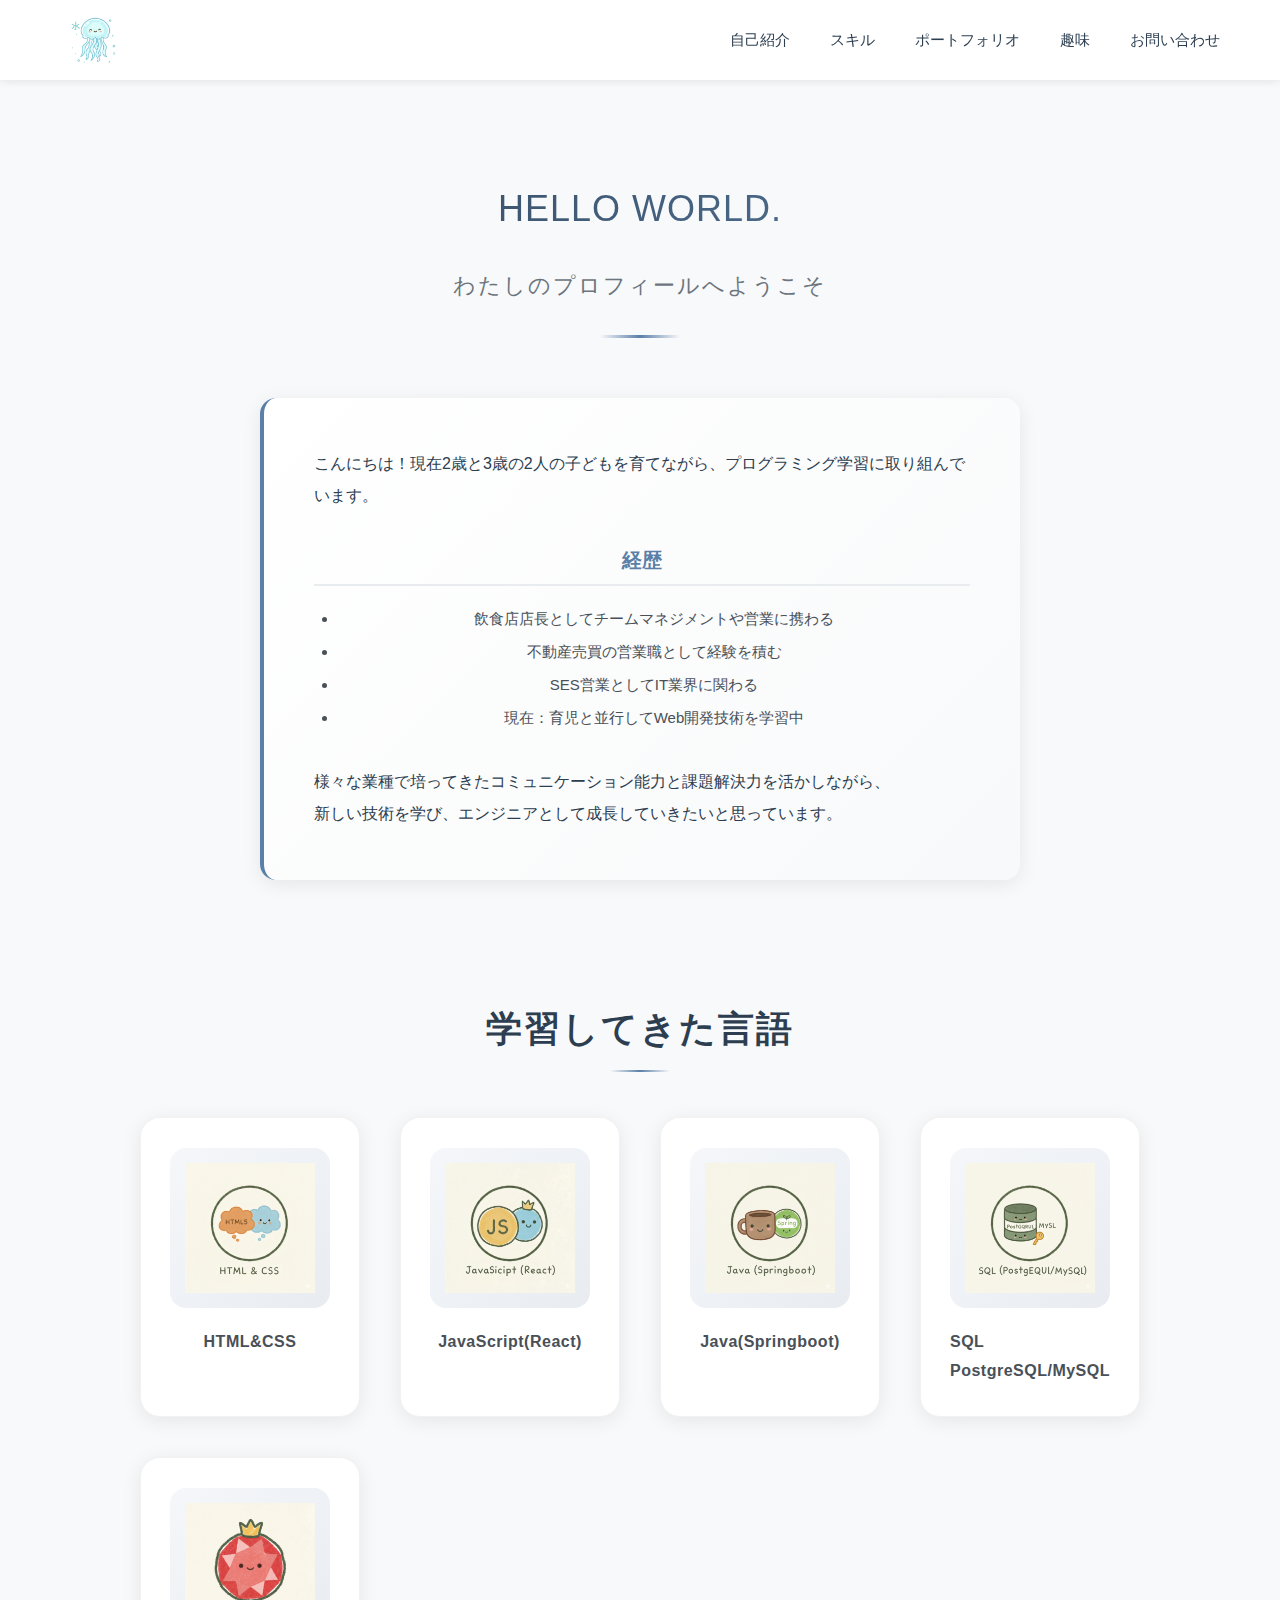
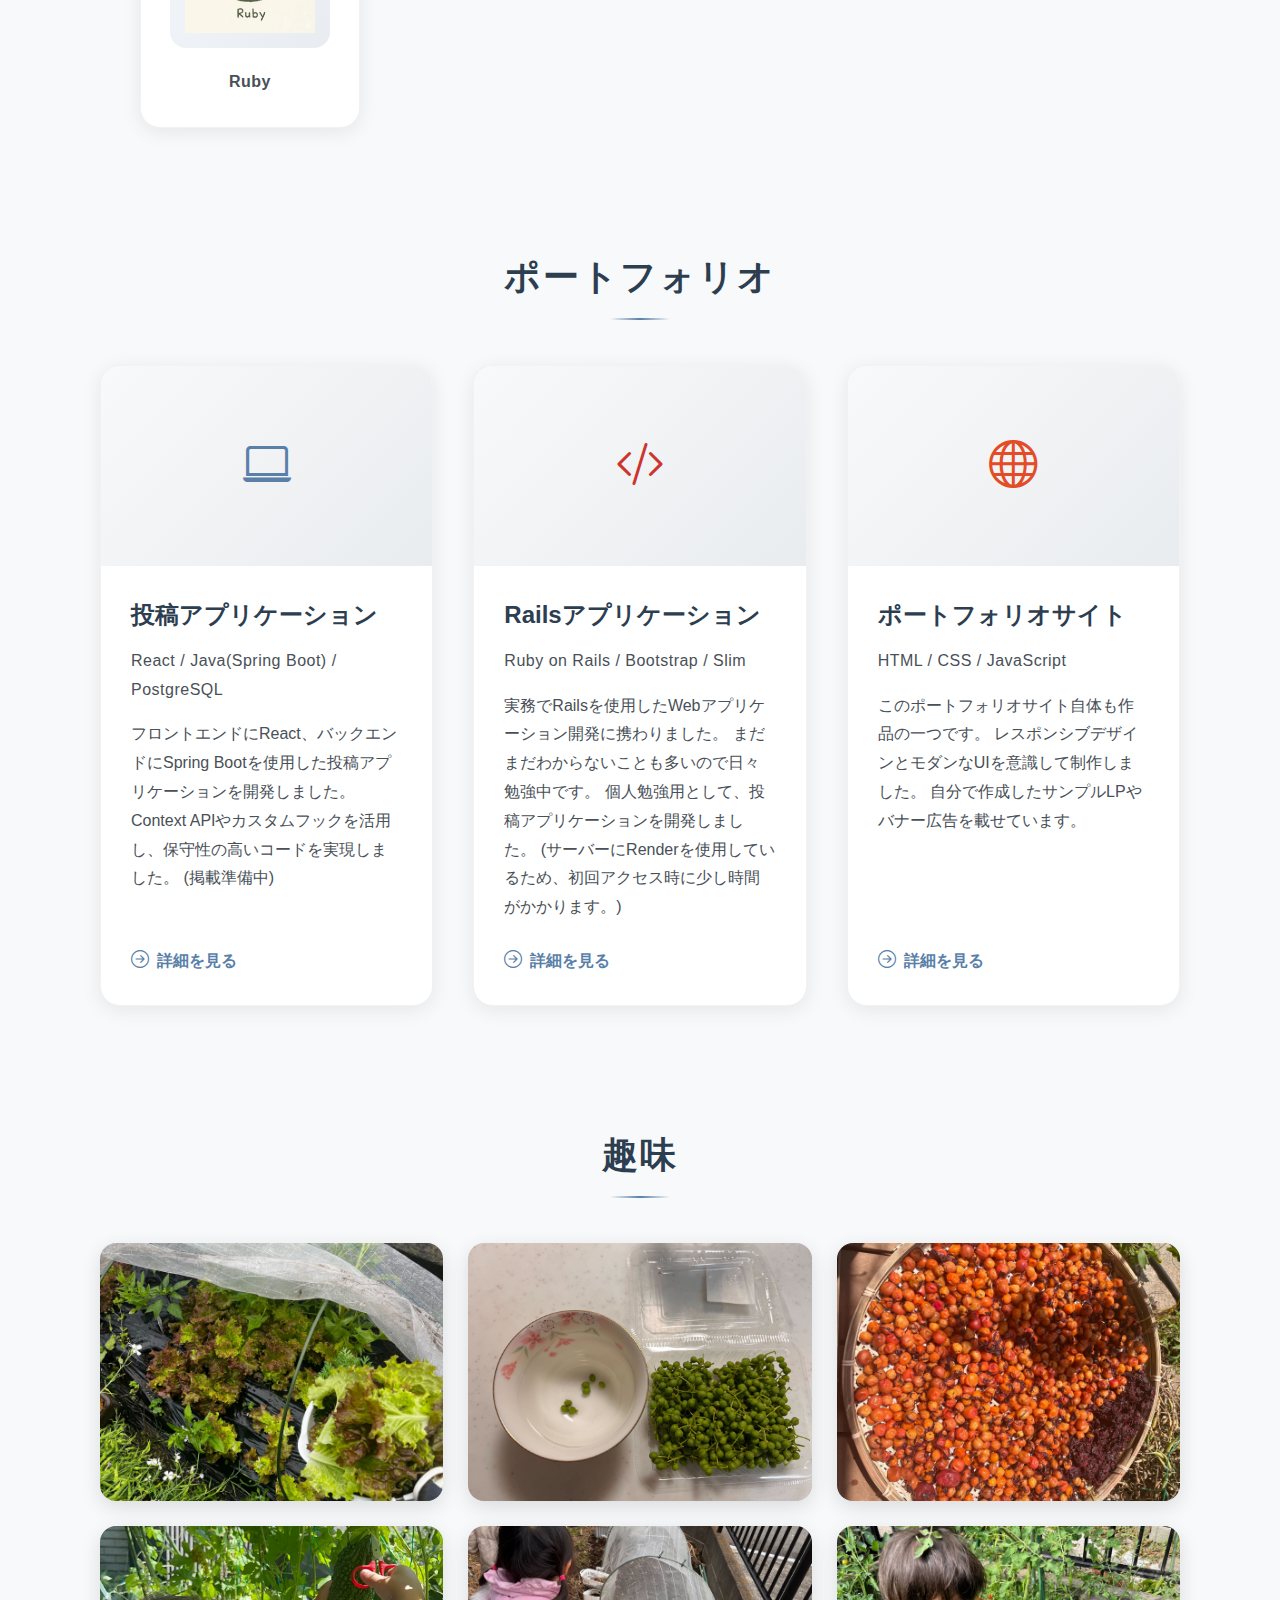
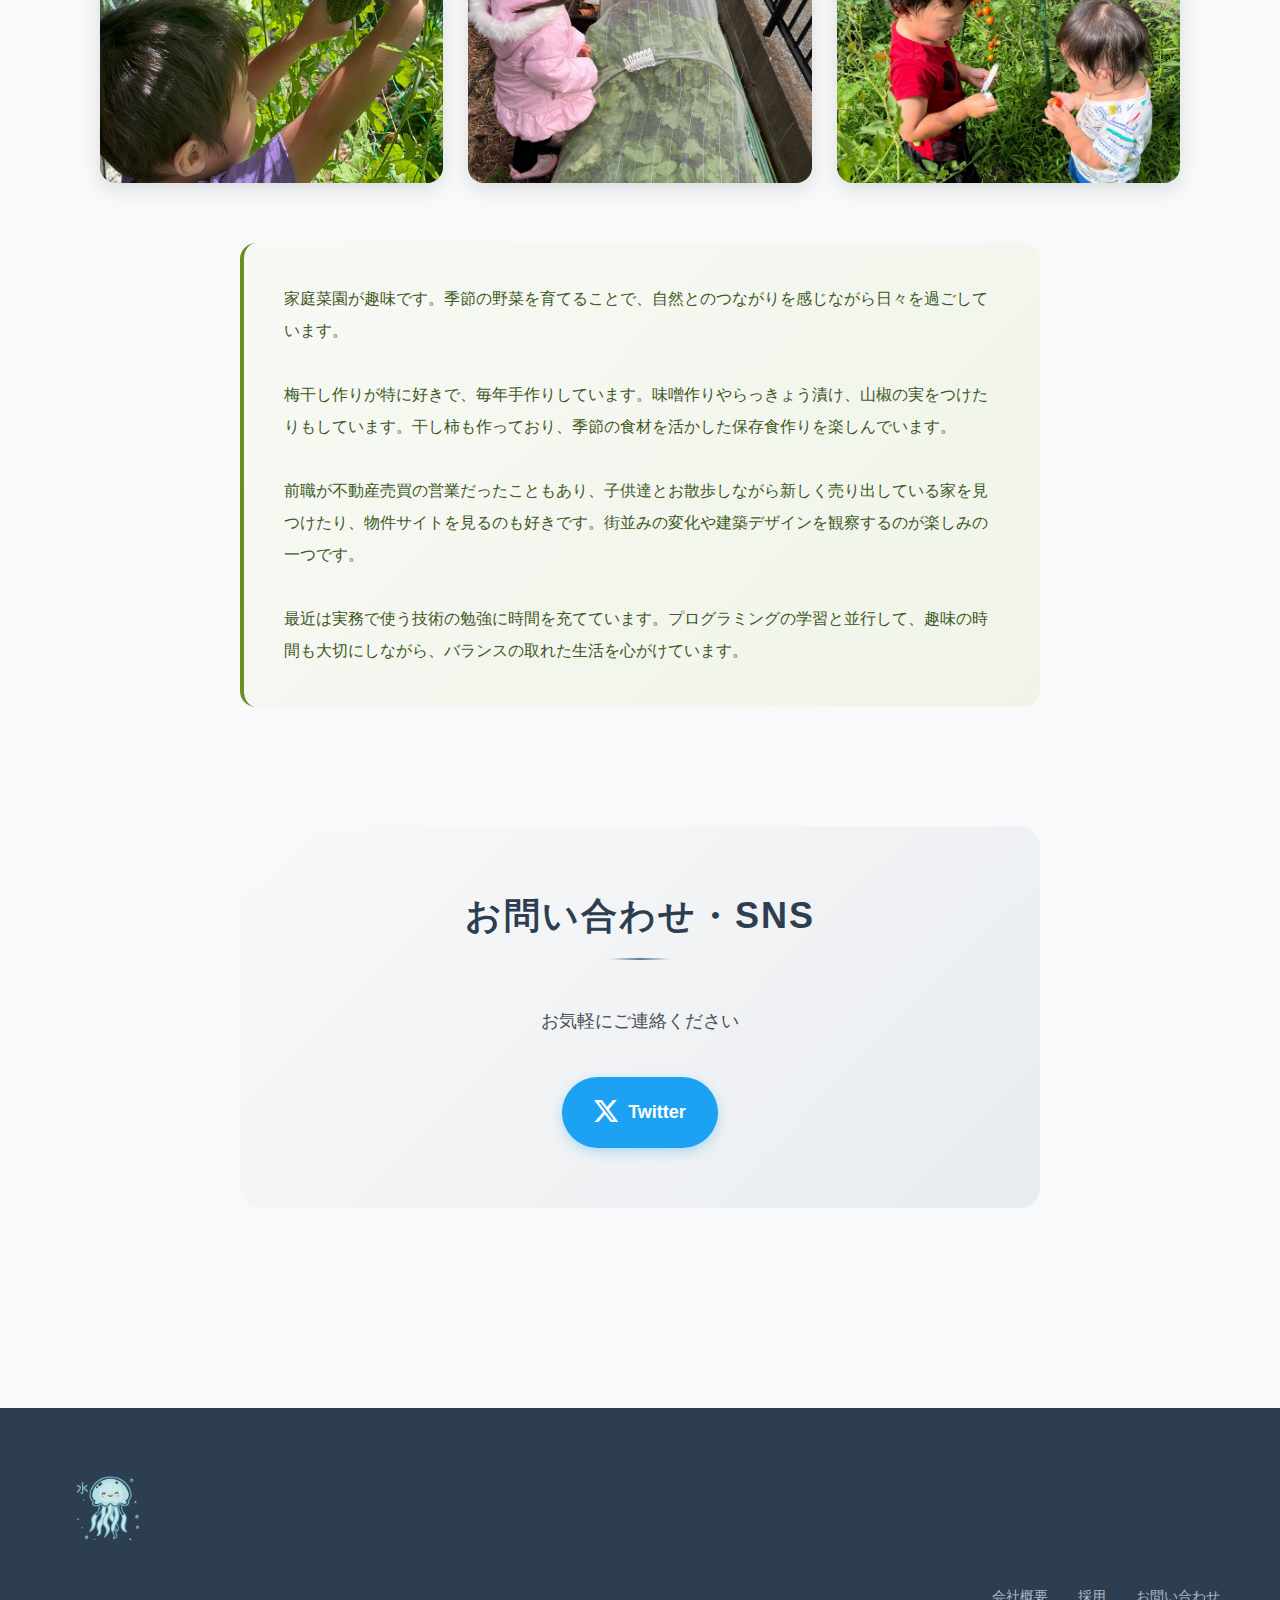
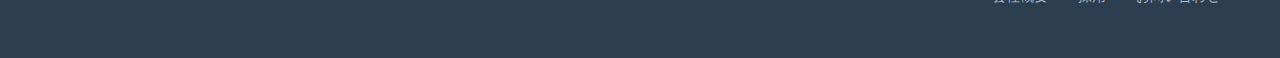
<file: index.html>
<!DOCTYPE html>
<html lang="ja">
  <head>
    <meta charset="utf-8">
    <meta name="viewport" content="width=device-width, initial-scale=1.0">
    <title>Mizumoto - Portfolio</title>
    <link rel="stylesheet" href="https://cdn.jsdelivr.net/npm/bootstrap-icons@1.11.1/font/bootstrap-icons.css">
    <link rel="stylesheet" href="index.css">
  </head>
  <body>

    <header class="header">
        <a href="index.html" class="header-logo">
            <img src="./image/logo.png" alt="Mizumoto" class="logo-img">
        </a>

        <nav class="header-list">
            <ul>
                <li><a href="#about">自己紹介</a></li>
                <li><a href="#skills">スキル</a></li>
                <li><a href="#portfolio">ポートフォリオ</a></li>
                <li><a href="#hobby">趣味</a></li>
                <li><a href="#contact">お問い合わせ</a></li>
            </ul>
        </nav>
    </header>

    <main class="main">
        <section class="copy-container" id="about">
            <div class="hero-content">
                <h1 class="hero-title">HELLO WORLD.</h1>
                <h2 class="hero-subtitle">わたしのプロフィールへようこそ</h2>
                <div class="hero-divider"></div>
                
                <div style="max-width: 800px; margin: 60px auto 0; padding: 0 20px;">
                    <div style="background: linear-gradient(135deg, #ffffff 0%, #f8f9fa 100%); padding: 50px; border-radius: 16px; box-shadow: 0 4px 20px rgba(0, 0, 0, 0.08); border-left: 4px solid #5a7fa8;">
                        <p style="color: #2c3e50; line-height: 2; font-size: 16px; margin-bottom: 24px; text-align: left;">
                            こんにちは！現在2歳と3歳の2人の子どもを育てながら、プログラミング学習に取り組んでいます。
                        </p>
                        
                        <div style="margin: 32px 0;">
                            <h3 style="color: #5a7fa8; font-size: 20px; font-weight: 600; margin-bottom: 16px; border-bottom: 2px solid #e9ecef; padding-bottom: 8px;">経歴</h3>
                            <ul style="color: #495057; line-height: 2.2; padding-left: 24px; font-size: 15px;">
                                <li>飲食店店長としてチームマネジメントや営業に携わる</li>
                                <li>不動産売買の営業職として経験を積む</li>
                                <li>SES営業としてIT業界に関わる</li>
                                <li>現在：育児と並行してWeb開発技術を学習中</li>
                            </ul>
                        </div>
                        
                        <p style="color: #2c3e50; line-height: 2; font-size: 16px; margin-top: 32px; text-align: left;">
                            様々な業種で培ってきたコミュニケーション能力と課題解決力を活かしながら、<br>
                            新しい技術を学び、エンジニアとして成長していきたいと思っています。
                        </p>
                    </div>
                </div>
            </div>
        </section>

        <section class="contents" id="skills">
            <h3 class="section-title">学習してきた言語</h3>

            <div class="tech-grid">
                <div class="tech-card">
                    <a href="page1.html" class="tech-link">
                        <div class="tech-image-wrapper">
                            <img src="./image/html.png" alt="HTML">
                        </div>
                        <p class="tech-name">HTML&CSS</p>
                    </a>
                </div>

                <div class="tech-card">
                    <a href="page2.html" class="tech-link">
                        <div class="tech-image-wrapper">
                            <img src="./image/react.png" alt="React">
                        </div>
                        <p class="tech-name">JavaScript(React)</p>
                    </a>
                </div>

                <div class="tech-card">
                    <a href="page3.html" class="tech-link">
                        <div class="tech-image-wrapper">
                            <img src="./image/%20java.png" alt="Java">
                        </div>
                        <p class="tech-name">Java(Springboot)</p>
                    </a>
                </div>

                <div class="tech-card">
                    <a href="page4.html" class="tech-link">
                        <div class="tech-image-wrapper">
                            <img src="./image/sql.png" alt="SQL">
                        </div>
                        <p class="tech-name">SQL<br><span class="tech-sub">PostgreSQL/MySQL</span></p>
                    </a>
                </div>

                <div class="tech-card">
                    <a href="page5.html" class="tech-link">
                        <div class="tech-image-wrapper">
                            <img src="./image/ruby.png" alt="Ruby">
                        </div>
                        <p class="tech-name">Ruby</p>
                    </a>
                </div>
            </div>
        </section>

        <section class="portfolio-section" id="portfolio">
            <h3 class="section-title">ポートフォリオ</h3>
            <div class="portfolio-grid">
                <div class="portfolio-item">
                    <div class="portfolio-image">
                        <i class="bi bi-laptop" style="font-size: 48px; color: #5a7fa8;"></i>
                    </div>
                    <div class="portfolio-content">
                        <h4>投稿アプリケーション</h4>
                        <p class="portfolio-tech">React / Java(Spring Boot) / PostgreSQL</p>
                        <p class="portfolio-description">
                            フロントエンドにReact、バックエンドにSpring Bootを使用した投稿アプリケーションを開発しました。
                            Context APIやカスタムフックを活用し、保守性の高いコードを実現しました。
                            (掲載準備中)
                        </p>
                        <div class="portfolio-links">
                            <a href="#" class="portfolio-link">
                                <i class="bi bi-arrow-right-circle"></i>
                                詳細を見る
                            </a>
                        </div>
                    </div>
                </div>

                <div class="portfolio-item">
                    <div class="portfolio-image">
                        <i class="bi bi-code-slash" style="font-size: 48px; color: #cc342d;"></i>
                    </div>
                    <div class="portfolio-content">
                        <h4>Railsアプリケーション</h4>
                        <p class="portfolio-tech">Ruby on Rails / Bootstrap / Slim</p>
                        <p class="portfolio-description">
                            実務でRailsを使用したWebアプリケーション開発に携わりました。
                            まだまだわからないことも多いので日々勉強中です。
                            個人勉強用として、投稿アプリケーションを開発しました。
                            (サーバーにRenderを使用しているため、初回アクセス時に少し時間がかかります。)
                        </p>
                        <div class="portfolio-links">
                            <a href="https://toukou-aucb.onrender.com/" class="portfolio-link">
                                <i class="bi bi-arrow-right-circle"></i>
                                詳細を見る
                            </a>
                        </div>
                    </div>
                </div>

                <div class="portfolio-item">
                    <div class="portfolio-image">
                        <i class="bi bi-globe" style="font-size: 48px; color: #e34c26;"></i>
                    </div>
                    <div class="portfolio-content">
                        <h4>ポートフォリオサイト</h4>
                        <p class="portfolio-tech">HTML / CSS / JavaScript</p>
                        <p class="portfolio-description">
                            このポートフォリオサイト自体も作品の一つです。
                            レスポンシブデザインとモダンなUIを意識して制作しました。
                            自分で作成したサンプルLPやバナー広告を載せています。
                        </p>
                        <div class="portfolio-links">
                            <a href="portfolio.html" class="portfolio-link">
                                <i class="bi bi-arrow-right-circle"></i>
                                詳細を見る
                            </a>
                        </div>
                    </div>
                </div>
            </div>
        </section>

        <section class="hobby-section" id="hobby">
            <h3 class="section-title">趣味</h3>

            <div class="hobby-gallery">
                <div class="hobby-image-wrapper">
                    <img src="./image/hobby.jpg" alt="保存食作り">
                </div>
                <div class="hobby-image-wrapper">
                    <img src="./image/IMG_0824.jpg" alt="家庭菜園">
                </div>
                <div class="hobby-image-wrapper">
                    <img src="./image/IMG_1272.jpg" alt="天日干し">
                </div>
                <div class="hobby-image-wrapper">
                    <img src="./image/IMG_2886.jpg" alt="家庭菜園">
                </div>
                <div class="hobby-image-wrapper">
                    <img src="./image/IMG_5184.jpg" alt="家庭菜園">
                </div>
                <div class="hobby-image-wrapper">
                    <img src="./image/IMG_6170.jpg" alt="家庭菜園">
                </div>
            </div>

            <div style="background: linear-gradient(135deg, #f8f9f5 0%, #f0f4e8 100%); padding: 40px; border-radius: 16px; border-left: 4px solid #6b8e23; max-width: 800px; margin: 0 auto;">
                <p style="color: #3d5a1f; line-height: 2; margin: 0;">
                  家庭菜園が趣味です。季節の野菜を育てることで、自然とのつながりを感じながら日々を過ごしています。<br><br>
                  梅干し作りが特に好きで、毎年手作りしています。味噌作りやらっきょう漬け、山椒の実をつけたりもしています。干し柿も作っており、季節の食材を活かした保存食作りを楽しんでいます。<br><br>
                  前職が不動産売買の営業だったこともあり、子供達とお散歩しながら新しく売り出している家を見つけたり、物件サイトを見るのも好きです。街並みの変化や建築デザインを観察するのが楽しみの一つです。<br><br>
                  最近は実務で使う技術の勉強に時間を充てています。プログラミングの学習と並行して、趣味の時間も大切にしながら、バランスの取れた生活を心がけています。
                </p>
            </div>
        </section>

        <div class="contact-form" id="contact">
            <h3 class="section-title">お問い合わせ・SNS</h3>
            <div class="contact-content">
                <p style="text-align: center; margin-bottom: 40px; color: #495057; font-size: 18px;">
                    お気軽にご連絡ください
                </p>
                <div class="social-links">
                    <a href="https://x.com/kuragechan_1001" target="_blank" rel="noopener noreferrer" class="social-link twitter-link">
                        <i class="bi bi-twitter-x"></i>
                        Twitter
                    </a>
                    <!-- <a href="https://qiita.com/kuragechan_1001" target="_blank" rel="noopener noreferrer" class="social-link qiita-link">
                        <i class="bi bi-code-square"></i>
                        Qiita
                    </a> -->
                </div>
            </div>
        </div>

    </main>

    <footer class="footer">
        <div class="footer-logo">
            <img src="./image/logo.png" alt="Mizumoto" class="footer-logo-img">
        </div>

        <div class="footer-list">
            <ul>
                <li>会社概要</li>
                <li>採用</li>
                <li>お問い合わせ</li>
            </ul>
        </div>
    </footer>
  </body>
</html>
</file>
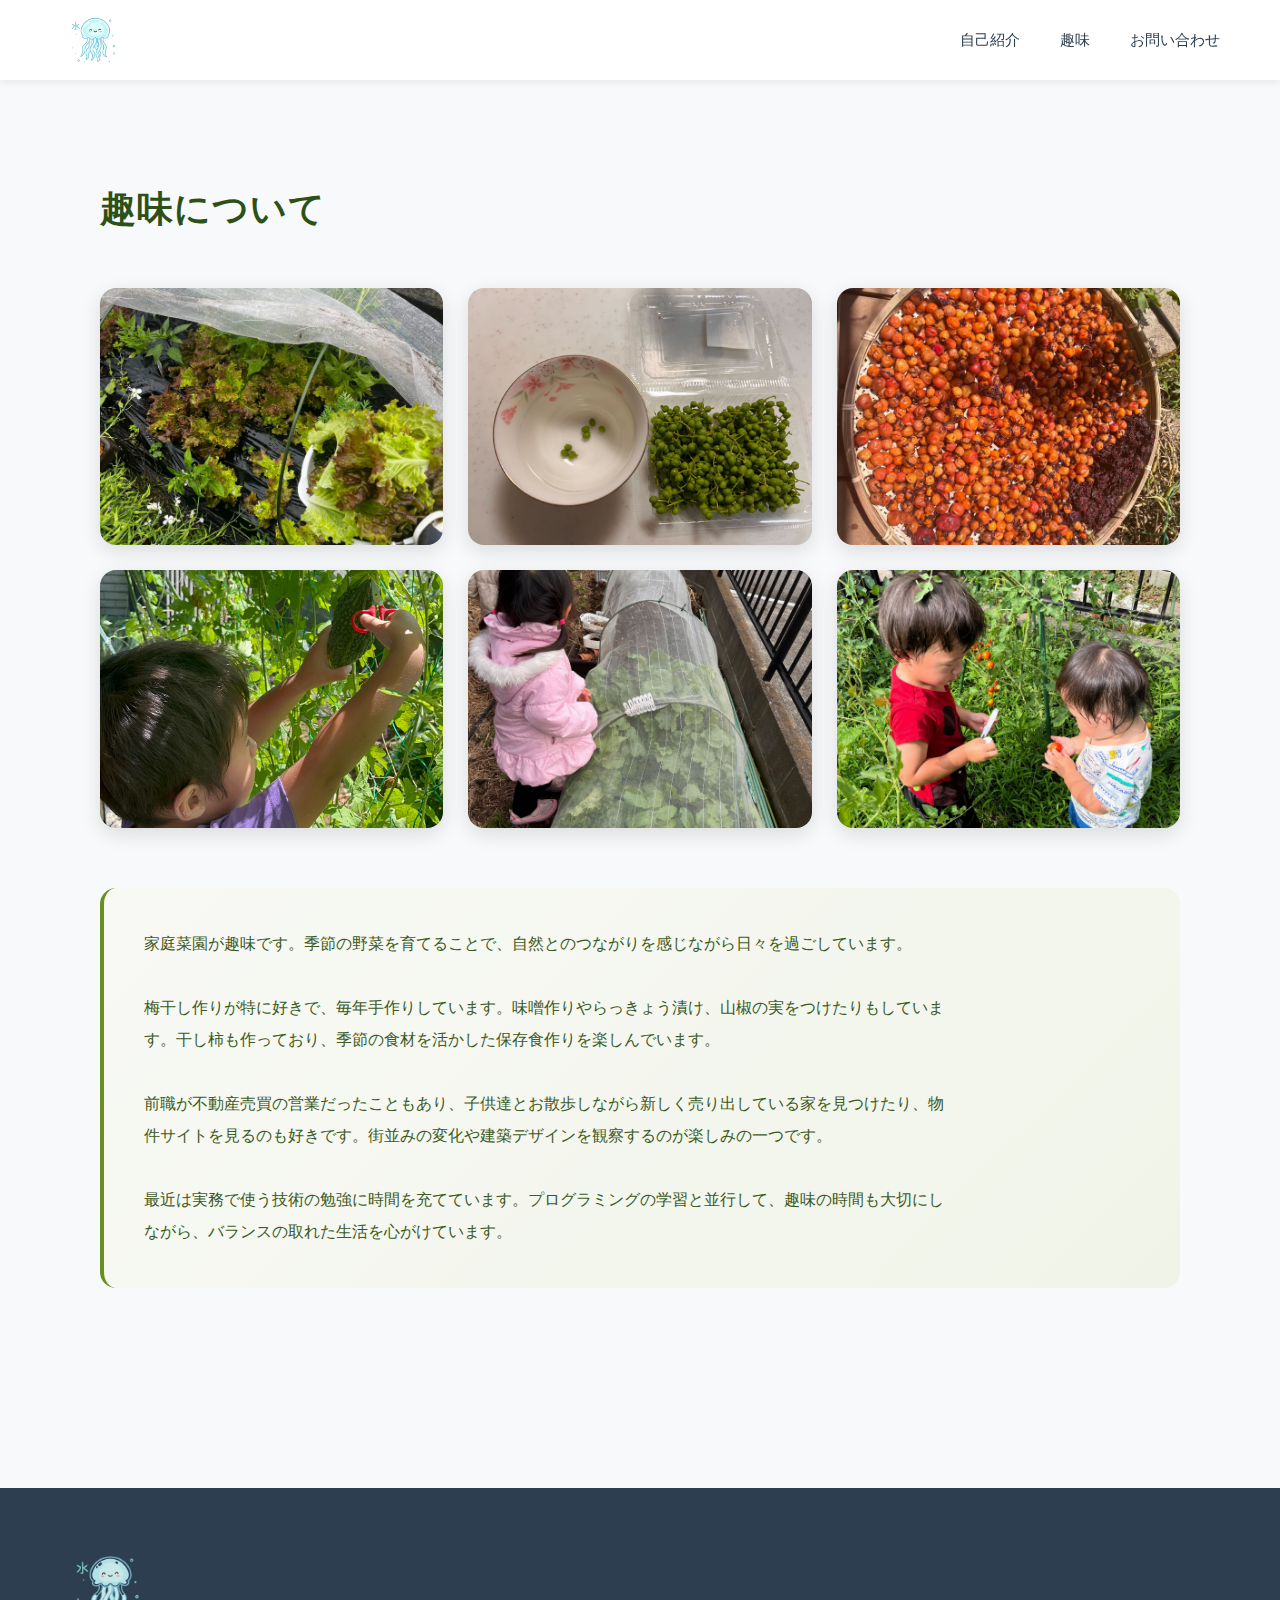
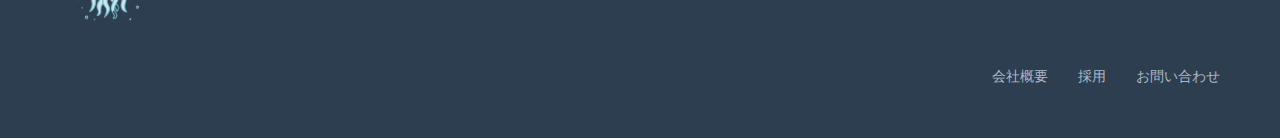
<file: hobby.html>
<!DOCTYPE html>
<html lang="ja">
  <head>
    <meta charset="utf-8">
    <meta name="viewport" content="width=device-width, initial-scale=1.0">
    <title>趣味 - Mizumoto Portfolio</title>
    <link rel="stylesheet" href="index.css">
  </head>

  <body>
    <header class="header">
      <a href="index.html" class="header-logo">
          <img src="./image/logo.png" alt="Mizumoto" class="logo-img">
      </a>

      <nav class="header-list">
          <ul>
              <li><a href="index.html">自己紹介</a></li>
              <li><a href="hobby.html">趣味</a></li>
              <li><a href="#contact">お問い合わせ</a></li>
          </ul>
      </nav>
    </header>

    <main class="main">
        <h1 style="color: #2d5016; margin-bottom: 50px; font-weight: 600;">趣味について</h1>

        <div class="hobby-gallery">
            <div class="hobby-image-wrapper">
                <img src="./image/hobby.jpg" alt="保存食作り">
            </div>
            <div class="hobby-image-wrapper">
                <img src="./image/IMG_0824.jpg" alt="家庭菜園">
            </div>
            <div class="hobby-image-wrapper">
                <img src="./image/IMG_1272.jpg" alt="天日干し">
            </div>
            <div class="hobby-image-wrapper">
                <img src="./image/IMG_2886.jpg" alt="家庭菜園">
            </div>
            <div class="hobby-image-wrapper">
                <img src="./image/IMG_5184.jpg" alt="家庭菜園">
            </div>
            <div class="hobby-image-wrapper">
                <img src="./image/IMG_6170.jpg" alt="家庭菜園">
            </div>
        </div>

        <div style="background: linear-gradient(135deg, #f8f9f5 0%, #f0f4e8 100%); padding: 40px; border-radius: 16px; border-left: 4px solid #6b8e23;">
            <p style="color: #3d5a1f; line-height: 2; margin: 0;">
              家庭菜園が趣味です。季節の野菜を育てることで、自然とのつながりを感じながら日々を過ごしています。<br><br>
              梅干し作りが特に好きで、毎年手作りしています。味噌作りやらっきょう漬け、山椒の実をつけたりもしています。干し柿も作っており、季節の食材を活かした保存食作りを楽しんでいます。<br><br>
              前職が不動産売買の営業だったこともあり、子供達とお散歩しながら新しく売り出している家を見つけたり、物件サイトを見るのも好きです。街並みの変化や建築デザインを観察するのが楽しみの一つです。<br><br>
              最近は実務で使う技術の勉強に時間を充てています。プログラミングの学習と並行して、趣味の時間も大切にしながら、バランスの取れた生活を心がけています。
            </p>
        </div>
    </main>

    <footer class="footer">
      <div class="footer-logo">
          <img src="./image/logo.png" alt="Mizumoto" class="footer-logo-img">
      </div>

      <div class="footer-list">
          <ul>
              <li>会社概要</li>
              <li>採用</li>
              <li>お問い合わせ</li>
          </ul>
      </div>
    </footer>
  </body>
</html>
</file>
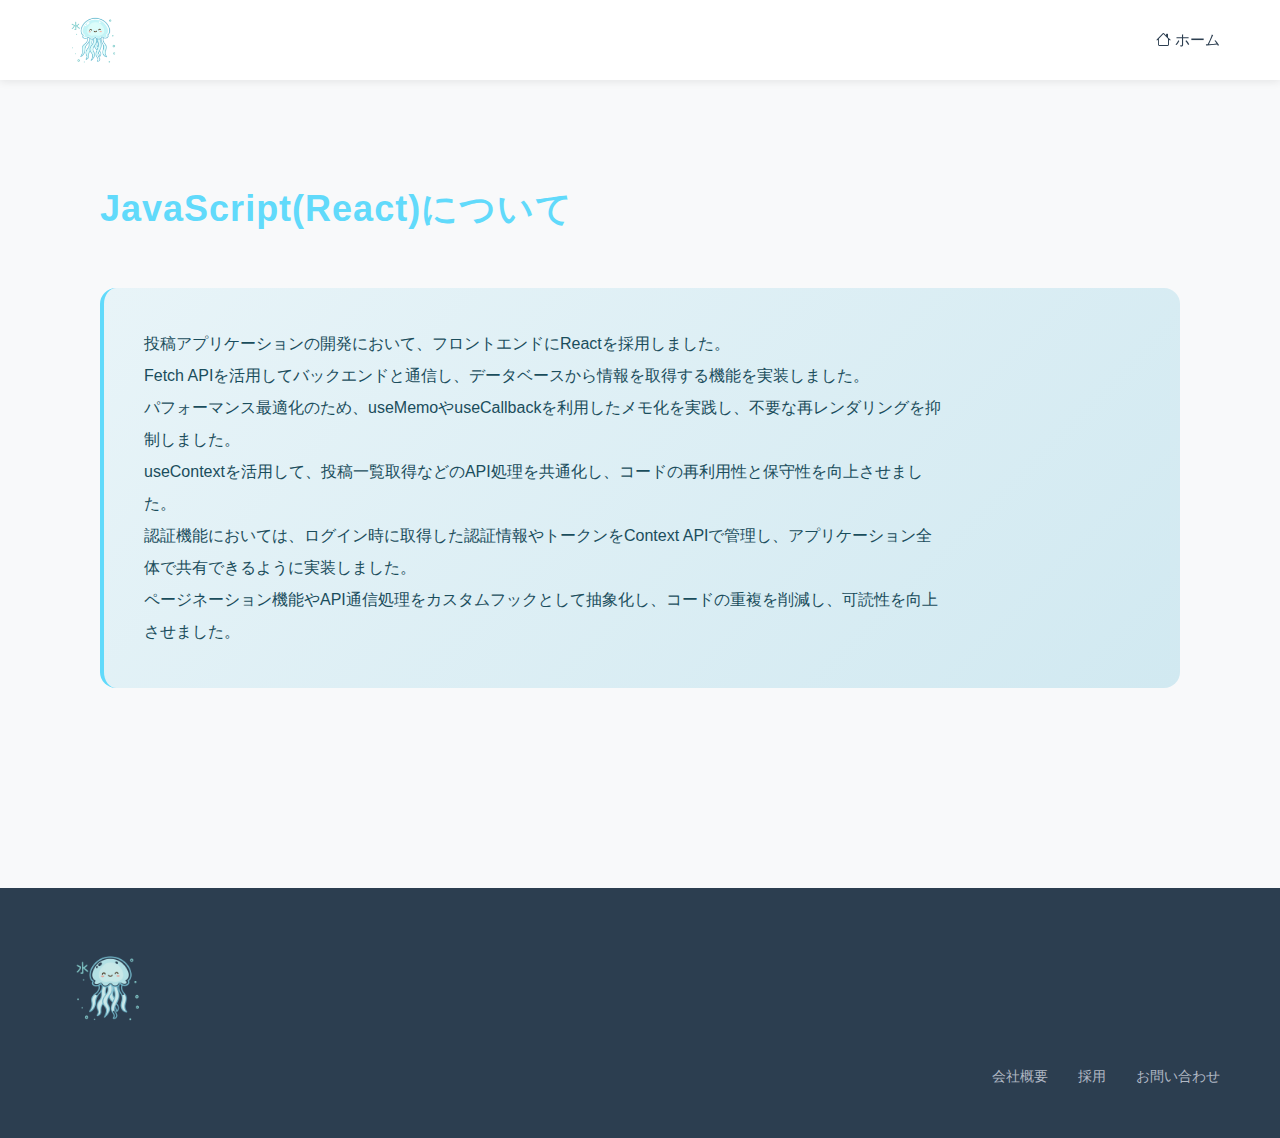
<file: page2.html>
<!DOCTYPE html>
<html lang="ja">
  <head>
    <meta charset="utf-8">
    <meta name="viewport" content="width=device-width, initial-scale=1.0">
    <title>JavaScript(React) - Mizumoto Portfolio</title>
    <link rel="stylesheet" href="https://cdn.jsdelivr.net/npm/bootstrap-icons@1.11.1/font/bootstrap-icons.css">
    <link rel="stylesheet" href="index.css"> 
  </head>

  <body>
    <header class="header">
      <a href="index.html" class="header-logo">
          <img src="./image/logo.png" alt="Mizumoto" class="logo-img">
      </a>
      
      <nav class="header-list">
          <ul>
              <li><a href="index.html"><i class="bi bi-house"></i> ホーム</a></li>
          </ul>
      </nav>
    </header>

    <main class="main">
        <h1 style="color: #61dafb; margin-bottom: 50px; font-weight: 600;">JavaScript(React)について</h1>
        <div style="background: linear-gradient(135deg, #e8f4f8 0%, #d1e9f1 100%); padding: 40px; border-radius: 16px; border-left: 4px solid #61dafb;">
            <p style="color: #1a4d5c; line-height: 2; margin: 0;">
              投稿アプリケーションの開発において、フロントエンドにReactを採用しました。<br>
              Fetch APIを活用してバックエンドと通信し、データベースから情報を取得する機能を実装しました。<br>
              パフォーマンス最適化のため、useMemoやuseCallbackを利用したメモ化を実践し、不要な再レンダリングを抑制しました。<br>
              useContextを活用して、投稿一覧取得などのAPI処理を共通化し、コードの再利用性と保守性を向上させました。<br>
              認証機能においては、ログイン時に取得した認証情報やトークンをContext APIで管理し、アプリケーション全体で共有できるように実装しました。<br>
              ページネーション機能やAPI通信処理をカスタムフックとして抽象化し、コードの重複を削減し、可読性を向上させました。<br>
            </p>
        </div>
    </main>
     
    <footer class="footer">
      <div class="footer-logo">
          <img src="./image/logo.png" alt="Mizumoto" class="footer-logo-img">
      </div>
      
      <div class="footer-list">
          <ul>
              <li>会社概要</li>
              <li>採用</li>
              <li>お問い合わせ</li>
          </ul>
      </div>
    </footer>
  </body>
</html>
</file>
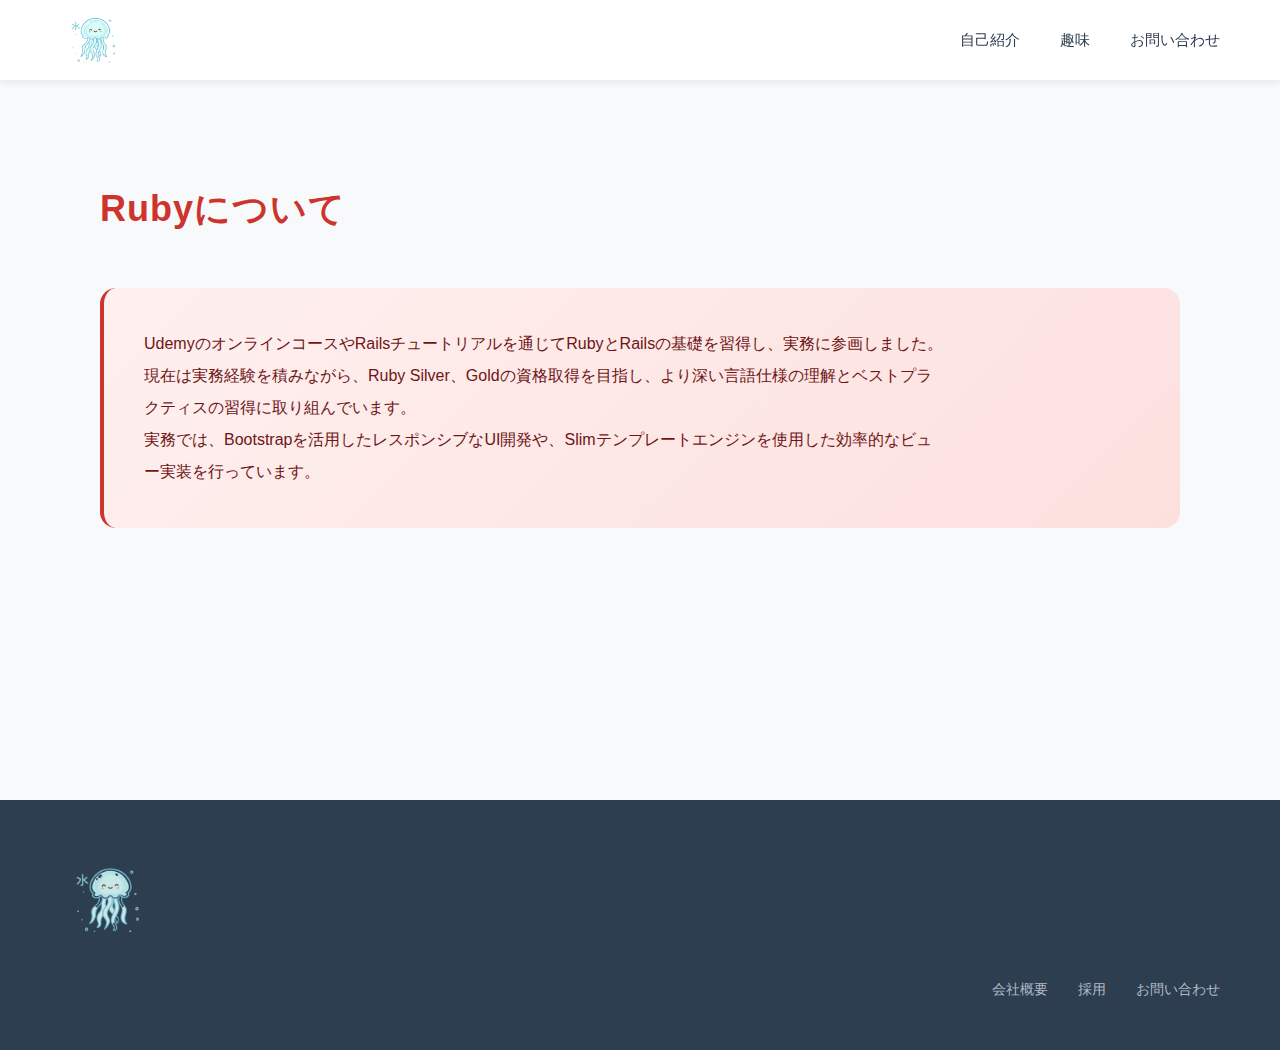
<file: page5.html>
<!DOCTYPE html>
<html lang="ja">
  <head>
    <meta charset="utf-8">
    <meta name="viewport" content="width=device-width, initial-scale=1.0">
    <title>Ruby - Mizumoto Portfolio</title>
    <link rel="stylesheet" href="index.css">
  </head>

  <body>
    <header class="header">
      <a href="index.html" class="header-logo">
          <img src="./image/logo.png" alt="Mizumoto" class="logo-img">
      </a>

      <nav class="header-list">
          <ul>
              <li><a href="index.html">自己紹介</a></li>
              <li><a href="hobby.html">趣味</a></li>
              <li><a href="#contact">お問い合わせ</a></li>
          </ul>
      </nav>
    </header>

    <main class="main">
        <h1 style="color: #cc342d; margin-bottom: 50px; font-weight: 600;">Rubyについて</h1>
        <div style="background: linear-gradient(135deg, #fef0ef 0%, #fce0de 100%); padding: 40px; border-radius: 16px; border-left: 4px solid #cc342d;">
            <p style="color: #701516; line-height: 2; margin: 0;">
              UdemyのオンラインコースやRailsチュートリアルを通じてRubyとRailsの基礎を習得し、実務に参画しました。<br>
              現在は実務経験を積みながら、Ruby Silver、Goldの資格取得を目指し、より深い言語仕様の理解とベストプラクティスの習得に取り組んでいます。<br>
              実務では、Bootstrapを活用したレスポンシブなUI開発や、Slimテンプレートエンジンを使用した効率的なビュー実装を行っています。
            </p>
        </div>
    </main>

    <footer class="footer">
      <div class="footer-logo">
          <img src="./image/logo.png" alt="Mizumoto" class="footer-logo-img">
      </div>

      <div class="footer-list">
          <ul>
              <li>会社概要</li>
              <li>採用</li>
              <li>お問い合わせ</li>
          </ul>
      </div>
    </footer>
  </body>
</html>
</file>
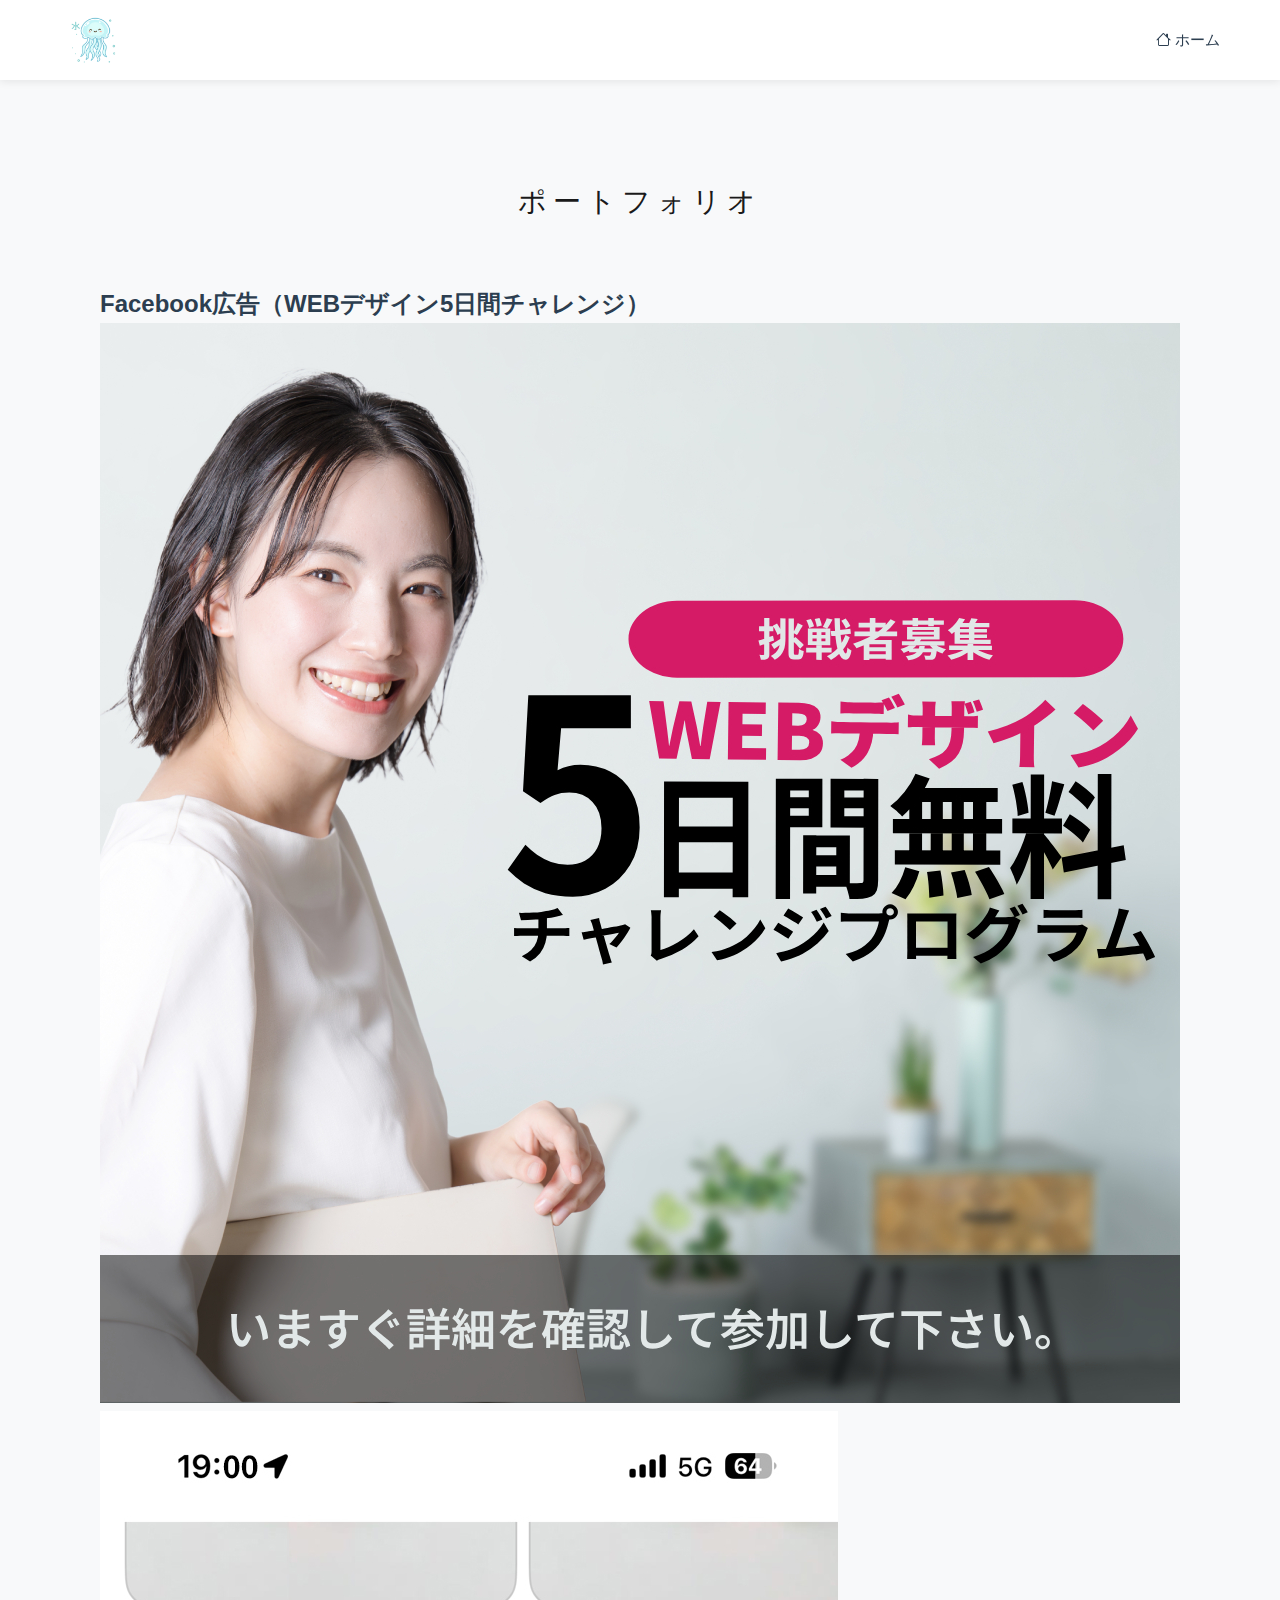
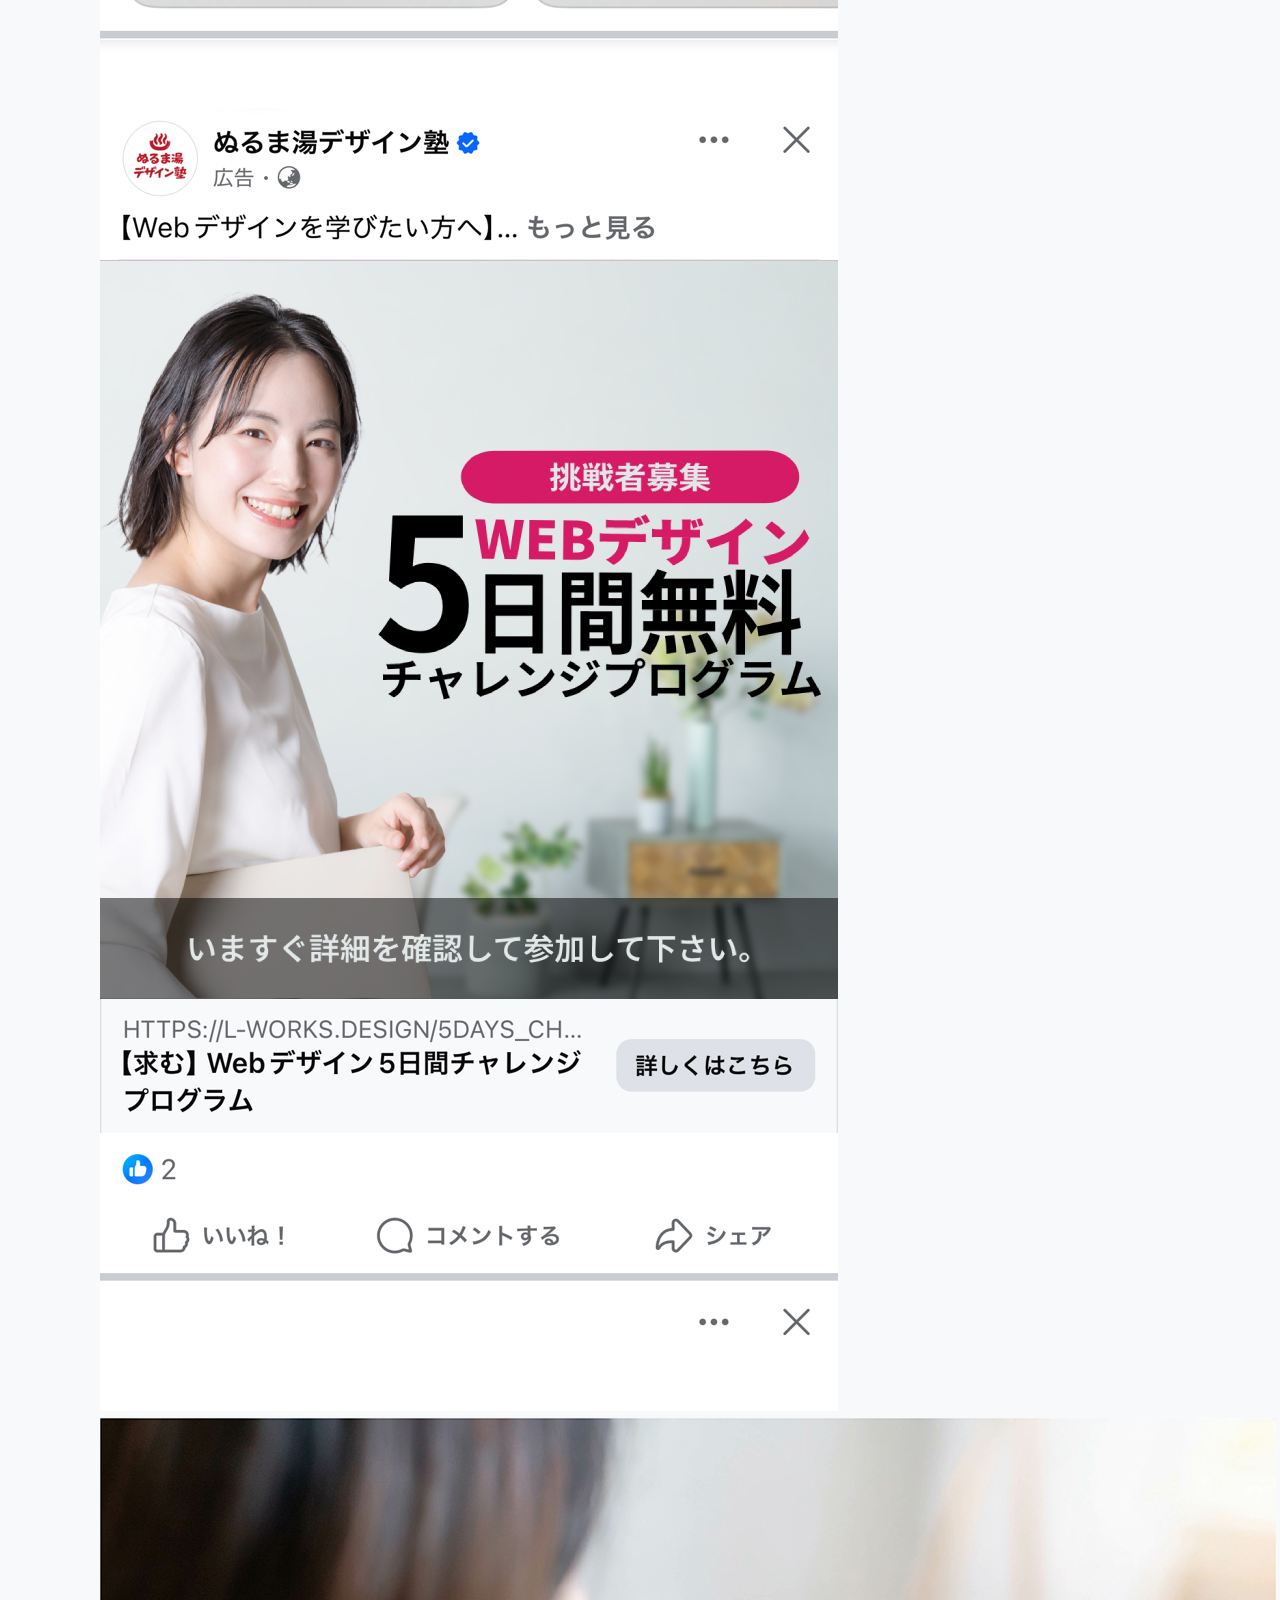
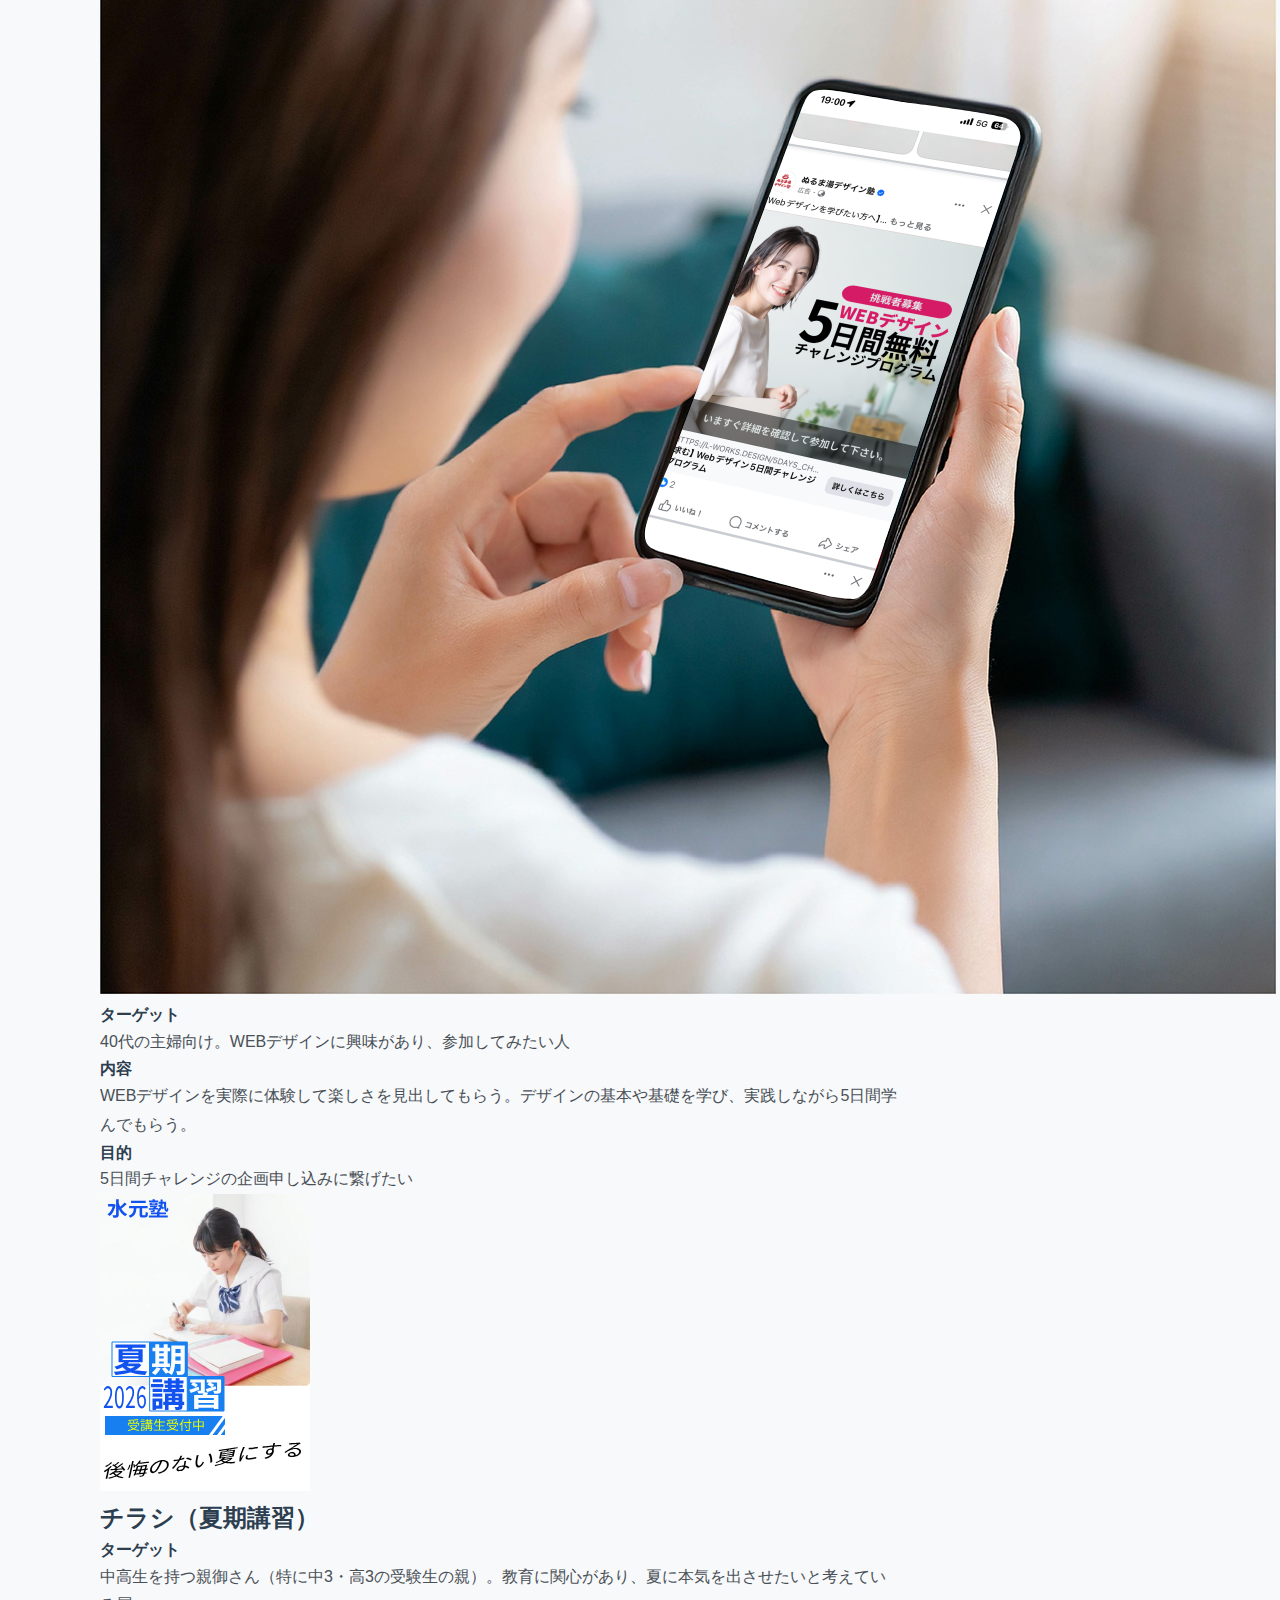
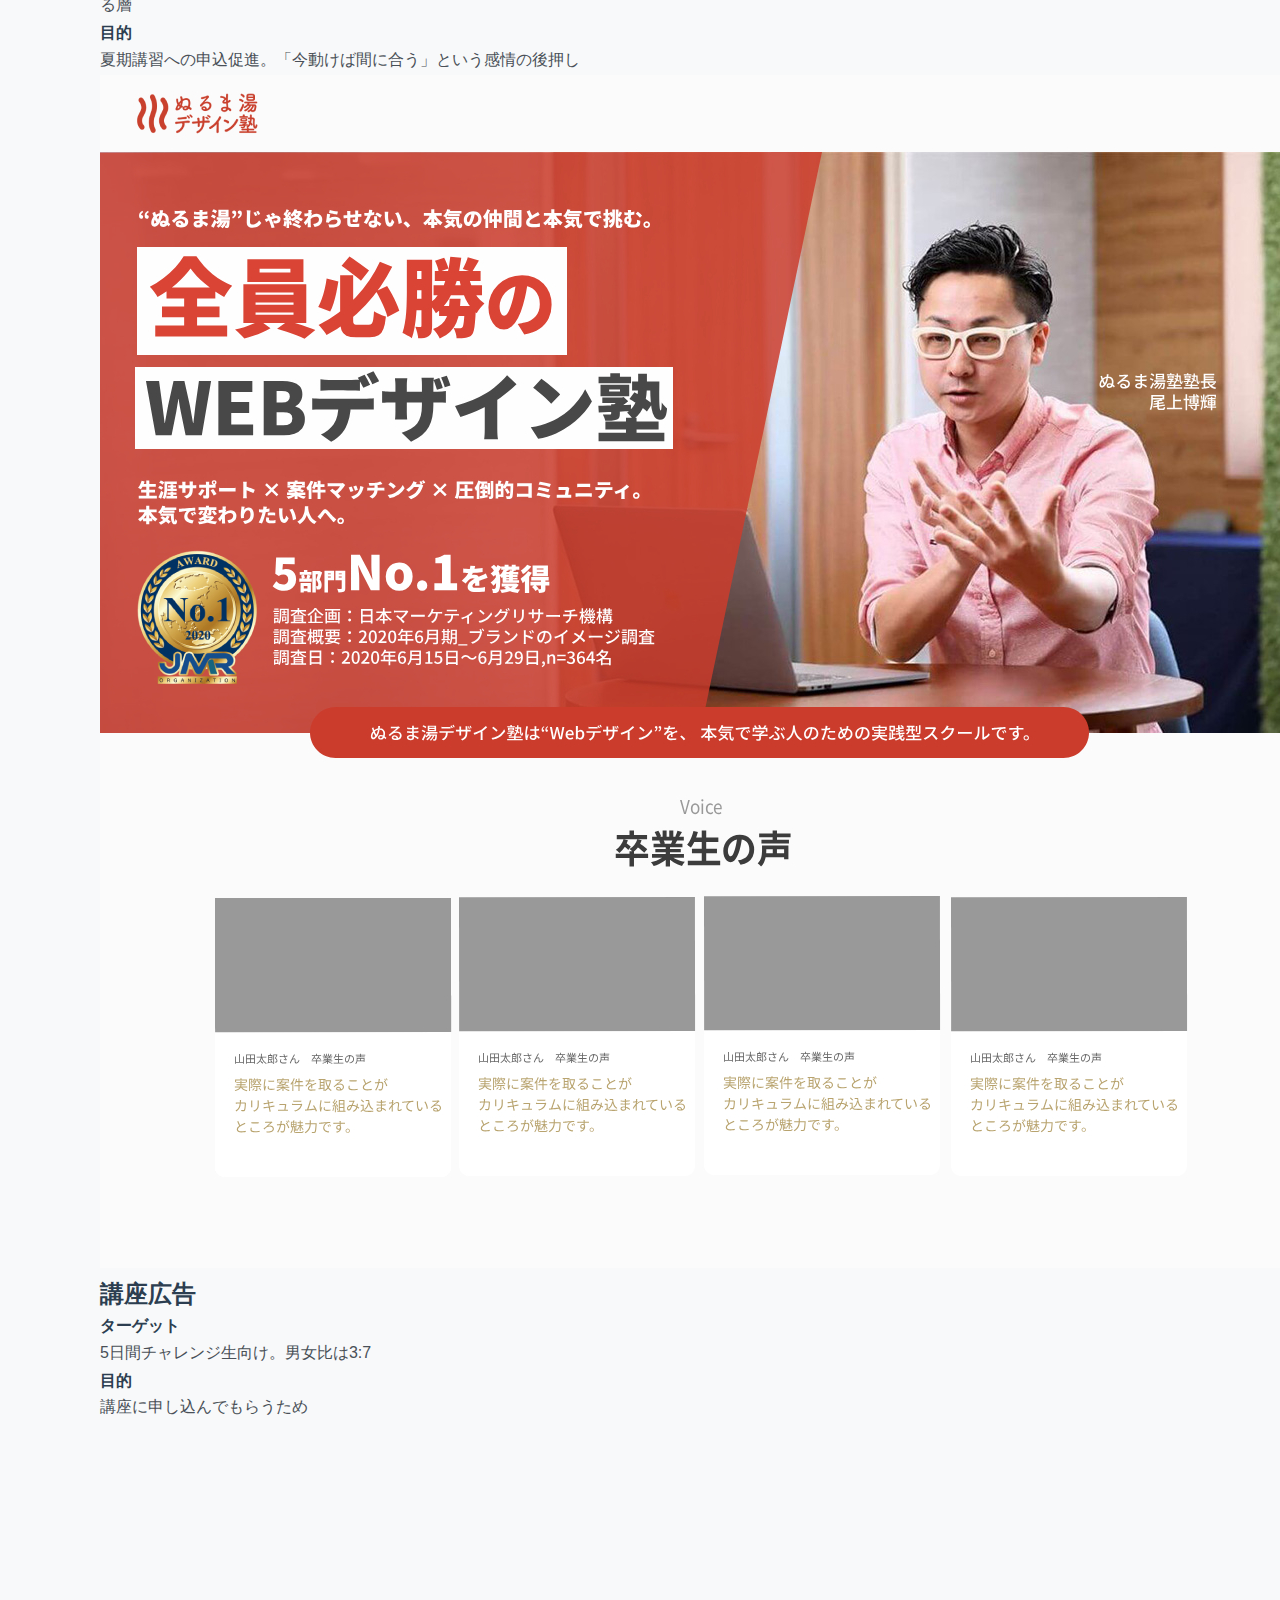
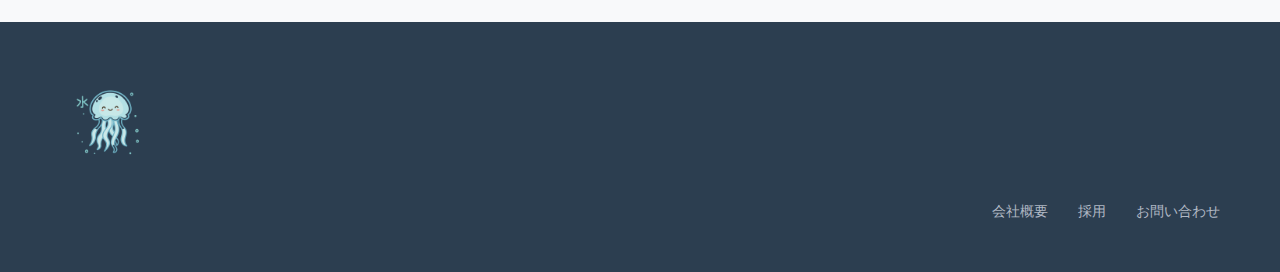
<file: portfolio.html>
<!DOCTYPE html>
<html lang="ja">
  <head>
    <meta charset="utf-8">
    <meta name="viewport" content="width=device-width, initial-scale=1.0">
    <title>ポートフォリオ - Mizumoto Portfolio</title>
    <link rel="stylesheet" href="https://cdn.jsdelivr.net/npm/bootstrap-icons@1.11.1/font/bootstrap-icons.css">
    <link rel="stylesheet" href="index.css">
  </head>

  <body>
    <header class="header">
      <a href="index.html" class="header-logo">
          <img src="./image/logo.png" alt="Mizumoto" class="logo-img">
      </a>

      <nav class="header-list">
          <ul>
              <li><a href="index.html"><i class="bi bi-house"></i> ホーム</a></li>
          </ul>
      </nav>
    </header>

    <main class="main">
        <h1 style="color: #1a1a1a; margin-bottom: 60px; font-weight: 400; letter-spacing: 6px; text-align: center; text-transform: uppercase; font-size: 28px;">ポートフォリオ</h1>

        <div class="portfolio-detail-grid">
            <div class="portfolio-group">
                <h2 class="portfolio-detail-title">Facebook広告（WEBデザイン5日間チャレンジ）</h2>
                <div class="portfolio-images-row">
                    <div class="portfolio-detail-image">
                        <img src="./image/portfolio1.jpg" alt="Facebook広告1">
                    </div>
                    <div class="portfolio-detail-image">
                        <img src="./image/portfolio2.jpg" alt="Facebook広告2">
                    </div>
                    <div class="portfolio-detail-image">
                        <img src="./image/portfolio3.jpg" alt="Facebook広告3">
                    </div>
                </div>
                <div class="portfolio-detail-content">
                    <div class="portfolio-detail-info">
                        <div class="portfolio-info-item">
                            <strong>ターゲット</strong>
                            <p>40代の主婦向け。WEBデザインに興味があり、参加してみたい人</p>
                        </div>
                        <div class="portfolio-info-item">
                            <strong>内容</strong>
                            <p>WEBデザインを実際に体験して楽しさを見出してもらう。デザインの基本や基礎を学び、実践しながら5日間学んでもらう。</p>
                        </div>
                        <div class="portfolio-info-item">
                            <strong>目的</strong>
                            <p>5日間チャレンジの企画申し込みに繋げたい</p>
                        </div>
                    </div>
                </div>
            </div>

            <div class="portfolio-detail-item">
                <div class="portfolio-detail-image">
                    <img src="./image/portfolio4.jpg" alt="チラシ">
                </div>
                <div class="portfolio-detail-content">
                    <h2 class="portfolio-detail-title">チラシ（夏期講習）</h2>
                    <div class="portfolio-detail-info">
                        <div class="portfolio-info-item">
                            <strong>ターゲット</strong>
                            <p>中高生を持つ親御さん（特に中3・高3の受験生の親）。教育に関心があり、夏に本気を出させたいと考えている層</p>
                        </div>
                        <div class="portfolio-info-item">
                            <strong>目的</strong>
                            <p>夏期講習への申込促進。「今動けば間に合う」という感情の後押し</p>
                        </div>
                    </div>
                </div>
            </div>

            <div class="portfolio-detail-item">
                <div class="portfolio-detail-image">
                    <img src="./image/image5.jpg" alt="講座広告">
                </div>
                <div class="portfolio-detail-content">
                    <h2 class="portfolio-detail-title">講座広告</h2>
                    <div class="portfolio-detail-info">
                        <div class="portfolio-info-item">
                            <strong>ターゲット</strong>
                            <p>5日間チャレンジ生向け。男女比は3:7</p>
                        </div>
                        <div class="portfolio-info-item">
                            <strong>目的</strong>
                            <p>講座に申し込んでもらうため</p>
                        </div>
                    </div>
                </div>
            </div>
        </div>
    </main>

    <footer class="footer">
      <div class="footer-logo">
          <img src="./image/logo.png" alt="Mizumoto" class="footer-logo-img">
      </div>

      <div class="footer-list">
          <ul>
              <li>会社概要</li>
              <li>採用</li>
              <li>お問い合わせ</li>
          </ul>
      </div>
    </footer>
  </body>
</html>
</file>
<file: index.css>
* {
  margin: 0;
  padding: 0;
  box-sizing: border-box;
  outline: none;
}

*:focus {
  outline: none;
}

body {
  font-family: -apple-system, BlinkMacSystemFont, 'Segoe UI', 'Hiragino Sans', 'Hiragino Kaku Gothic ProN', 'Meiryo', sans-serif;
  line-height: 1.6;
  color: #2c3e50;
  background-color: #f8f9fa;
  overflow-x: hidden;
}

.header {
  background-color: #ffffff;
  box-shadow: 0 2px 8px rgba(0, 0, 0, 0.08);
  height: 80px;
  display: flex;
  align-items: center;
  justify-content: space-between;
  padding: 0 60px;
  position: sticky;
  top: 0;
  z-index: 100;
}

.header-logo {
  display: flex;
  align-items: center;
  text-decoration: none;
  transition: opacity 0.3s ease;
}

.header-logo:hover {
  opacity: 0.8;
}

.logo-img {
  height: 70px;
  width: auto;
  object-fit: contain;
}

.header-list {
  display: flex;
}

.header-list ul {
  display: flex;
  list-style: none;
  gap: 40px;
  align-items: center;
  flex-wrap: wrap;
}

@media (max-width: 768px) {
  .header {
    padding: 0 20px;
    flex-wrap: wrap;
    height: auto;
    min-height: 80px;
  }

  .header-list ul {
    gap: 20px;
    font-size: 14px;
  }

  .logo-img {
    height: 50px;
  }
}

@media (max-width: 480px) {
  .header-list ul {
    gap: 15px;
    font-size: 13px;
  }
}

.header-list a {
  color: #2c3e50;
  text-decoration: none;
  font-size: 15px;
  font-weight: 500;
  transition: color 0.3s ease;
  padding: 8px 0;
}

.header-list a:hover {
  color: #5a7fa8;
}

.header-list li {
  list-style: none;
}

.main {
  padding: 100px 60px;
  max-width: 1200px;
  margin: 0 auto;
  min-height: calc(100vh - 280px);
}

.copy-container {
  text-align: center;
  margin-bottom: 120px;
  position: relative;
  scroll-margin-top: 100px;
}

.contents {
  scroll-margin-top: 100px;
}

.portfolio-section {
  margin-top: 120px;
  scroll-margin-top: 100px;
}

.hobby-section {
  margin-top: 120px;
  scroll-margin-top: 100px;
}

.portfolio-grid {
  display: grid;
  grid-template-columns: repeat(auto-fit, minmax(320px, 1fr));
  gap: 40px;
  margin-top: 60px;
}

.portfolio-item {
  background: #ffffff;
  border-radius: 20px;
  overflow: hidden;
  box-shadow: 0 4px 20px rgba(0, 0, 0, 0.08);
  transition: all 0.4s cubic-bezier(0.4, 0, 0.2, 1);
  border: 1px solid rgba(0, 0, 0, 0.05);
  display: flex;
  flex-direction: column;
}

.portfolio-item:hover {
  transform: translateY(-8px);
  box-shadow: 0 12px 40px rgba(0, 0, 0, 0.15);
}

.portfolio-image {
  background: linear-gradient(135deg, #f8f9fa 0%, #e9ecef 100%);
  padding: 60px 40px;
  display: flex;
  align-items: center;
  justify-content: center;
  min-height: 200px;
}

.portfolio-content {
  padding: 30px;
  flex-grow: 1;
  display: flex;
  flex-direction: column;
}

.portfolio-content h4 {
  font-size: 24px;
  font-weight: 600;
  color: #2c3e50;
  margin-bottom: 12px;
}

.portfolio-tech {
  color: #5a7fa8;
  font-size: 14px;
  font-weight: 500;
  margin-bottom: 16px;
  letter-spacing: 0.5px;
}

.portfolio-description {
  color: #495057;
  line-height: 1.8;
  margin-bottom: 24px;
  flex-grow: 1;
}

.portfolio-links {
  margin-top: auto;
}

.portfolio-link {
  display: inline-flex;
  align-items: center;
  gap: 8px;
  color: #5a7fa8;
  text-decoration: none;
  font-weight: 600;
  transition: all 0.3s ease;
}

.portfolio-link:hover {
  color: #2c3e50;
  gap: 12px;
}

.portfolio-link i {
  font-size: 18px;
  transition: transform 0.3s ease;
}

.portfolio-link:hover i {
  transform: translateX(4px);
}

.hero-content {
  position: relative;
  z-index: 1;
}

.hero-title {
  font-size: 72px;
  font-weight: 200;
  letter-spacing: 6px;
  color: #2c3e50;
  margin-bottom: 24px;
  background: linear-gradient(135deg, #2c3e50 0%, #5a7fa8 100%);
  -webkit-background-clip: text;
  -webkit-text-fill-color: transparent;
  background-clip: text;
  animation: fadeInUp 0.8s ease-out;
}

.hero-subtitle {
  font-size: 22px;
  font-weight: 400;
  color: #6c757d;
  letter-spacing: 2px;
  margin-bottom: 32px;
  animation: fadeInUp 0.8s ease-out 0.2s both;
}

.hero-divider {
  width: 80px;
  height: 3px;
  background: linear-gradient(90deg, transparent, #5a7fa8, transparent);
  margin: 0 auto;
  animation: fadeInUp 0.8s ease-out 0.4s both;
}

@keyframes fadeInUp {
  from {
    opacity: 0;
    transform: translateY(20px);
  }
  to {
    opacity: 1;
    transform: translateY(0);
  }
}

.contents {
  margin-top: 100px;
}

.section-title {
  font-size: 36px;
  font-weight: 600;
  color: #2c3e50;
  margin-bottom: 60px;
  text-align: center;
  letter-spacing: 2px;
  position: relative;
}

.section-title::after {
  content: '';
  position: absolute;
  bottom: -15px;
  left: 50%;
  transform: translateX(-50%);
  width: 60px;
  height: 2px;
  background: linear-gradient(90deg, transparent, #5a7fa8, transparent);
}

.tech-grid {
  display: grid;
  grid-template-columns: repeat(auto-fit, minmax(200px, 1fr));
  gap: 40px;
  max-width: 1000px;
  margin: 0 auto;
}

.tech-card {
  background: #ffffff;
  border-radius: 20px;
  padding: 30px 20px;
  box-shadow: 0 4px 20px rgba(0, 0, 0, 0.08);
  transition: all 0.4s cubic-bezier(0.4, 0, 0.2, 1);
  border: 1px solid rgba(0, 0, 0, 0.05);
}

.tech-card:hover {
  transform: translateY(-12px);
  box-shadow: 0 12px 40px rgba(0, 0, 0, 0.15);
  border-color: rgba(90, 127, 168, 0.2);
}

.tech-link {
  text-decoration: none;
  color: inherit;
  display: flex;
  flex-direction: column;
  align-items: center;
}

.tech-image-wrapper {
  width: 160px;
  height: 160px;
  border-radius: 16px;
  overflow: hidden;
  margin-bottom: 20px;
  background: linear-gradient(135deg, #f5f7fa 0%, #e8ecf1 100%);
  display: flex;
  align-items: center;
  justify-content: center;
  transition: all 0.4s ease;
}

.tech-card:hover .tech-image-wrapper {
  transform: scale(1.05);
  box-shadow: 0 8px 24px rgba(0, 0, 0, 0.12);
}

.tech-image-wrapper img {
  width: 100%;
  height: 100%;
  object-fit: contain;
  padding: 15px;
  transition: transform 0.4s ease;
}

.tech-card:hover .tech-image-wrapper img {
  transform: scale(1.1);
}

.tech-name {
  font-size: 16px;
  font-weight: 600;
  color: #2c3e50;
  margin: 0;
  letter-spacing: 0.5px;
  transition: color 0.3s ease;
}

.tech-card:hover .tech-name {
  color: #5a7fa8;
}

.contact-form {
  margin-top: 120px;
  padding: 60px 40px;
  background: linear-gradient(135deg, #f8f9fa 0%, #e9ecef 100%);
  border-radius: 20px;
  max-width: 800px;
  margin-left: auto;
  margin-right: auto;
  scroll-margin-top: 100px;
}

html {
  scroll-behavior: smooth;
}

.contact-content {
  text-align: center;
}

.social-links {
  display: flex;
  gap: 20px;
  justify-content: center;
  flex-wrap: wrap;
}

.social-link {
  display: inline-flex;
  align-items: center;
  gap: 10px;
  padding: 16px 32px;
  color: #ffffff;
  text-decoration: none;
  border-radius: 50px;
  font-weight: 600;
  font-size: 18px;
  transition: all 0.3s ease;
  box-shadow: 0 4px 12px rgba(0, 0, 0, 0.15);
}

.twitter-link {
  background: #1da1f2;
  box-shadow: 0 4px 12px rgba(29, 161, 242, 0.3);
}

.twitter-link:hover {
  background: #0d8bd9;
  transform: translateY(-2px);
  box-shadow: 0 6px 20px rgba(29, 161, 242, 0.4);
}

.qiita-link {
  background: #55c500;
  box-shadow: 0 4px 12px rgba(85, 197, 0, 0.3);
}

.qiita-link:hover {
  background: #4ab000;
  transform: translateY(-2px);
  box-shadow: 0 6px 20px rgba(85, 197, 0, 0.4);
}

.social-link i {
  font-size: 24px;
}

.footer {
  background-color: #2c3e50;
  color: #ffffff;
  padding: 50px 60px;
  margin-top: 100px;
}

.footer-logo {
  margin-bottom: 20px;
}

.footer-logo-img {
  height: 100px;
  width: auto;
  object-fit: contain;
  opacity: 0.9;
}

.footer-list ul {
  display: flex;
  list-style: none;
  gap: 30px;
  justify-content: flex-end;
}

.footer-list li {
  font-size: 14px;
  color: #b0b8c4;
  cursor: pointer;
  transition: color 0.3s ease;
}

.footer-list li:hover {
  color: #ffffff;
}

/* ページコンテンツ用のスタイル */
.main h1 {
  font-size: 36px;
  font-weight: 500;
  color: #2c3e50;
  margin-bottom: 30px;
  letter-spacing: 1px;
}

.main p {
  font-size: 16px;
  line-height: 1.8;
  color: #495057;
  max-width: 800px;
}

/* 趣味ページ用のスタイル */
.hobby-gallery {
  display: grid;
  grid-template-columns: repeat(auto-fit, minmax(280px, 1fr));
  gap: 25px;
  margin-bottom: 60px;
}

.hobby-image-wrapper {
  position: relative;
  overflow: hidden;
  border-radius: 16px;
  aspect-ratio: 4 / 3;
  box-shadow: 0 6px 20px rgba(0, 0, 0, 0.12);
  transition: all 0.4s cubic-bezier(0.4, 0, 0.2, 1);
  background: linear-gradient(135deg, #f5f7fa 0%, #c3cfe2 100%);
}

.hobby-image-wrapper:hover {
  transform: translateY(-8px);
  box-shadow: 0 12px 30px rgba(0, 0, 0, 0.18);
}

.hobby-image-wrapper img {
  width: 100%;
  height: 100%;
  object-fit: cover;
  transition: transform 0.5s ease;
}

.hobby-image-wrapper:hover img {
  transform: scale(1.08);
}

.hobby-image-wrapper::after {
  content: '';
  position: absolute;
  top: 0;
  left: 0;
  right: 0;
  bottom: 0;
  background: linear-gradient(to bottom, rgba(0, 0, 0, 0) 0%, rgba(0, 0, 0, 0.02) 100%);
  pointer-events: none;
}
</file>
